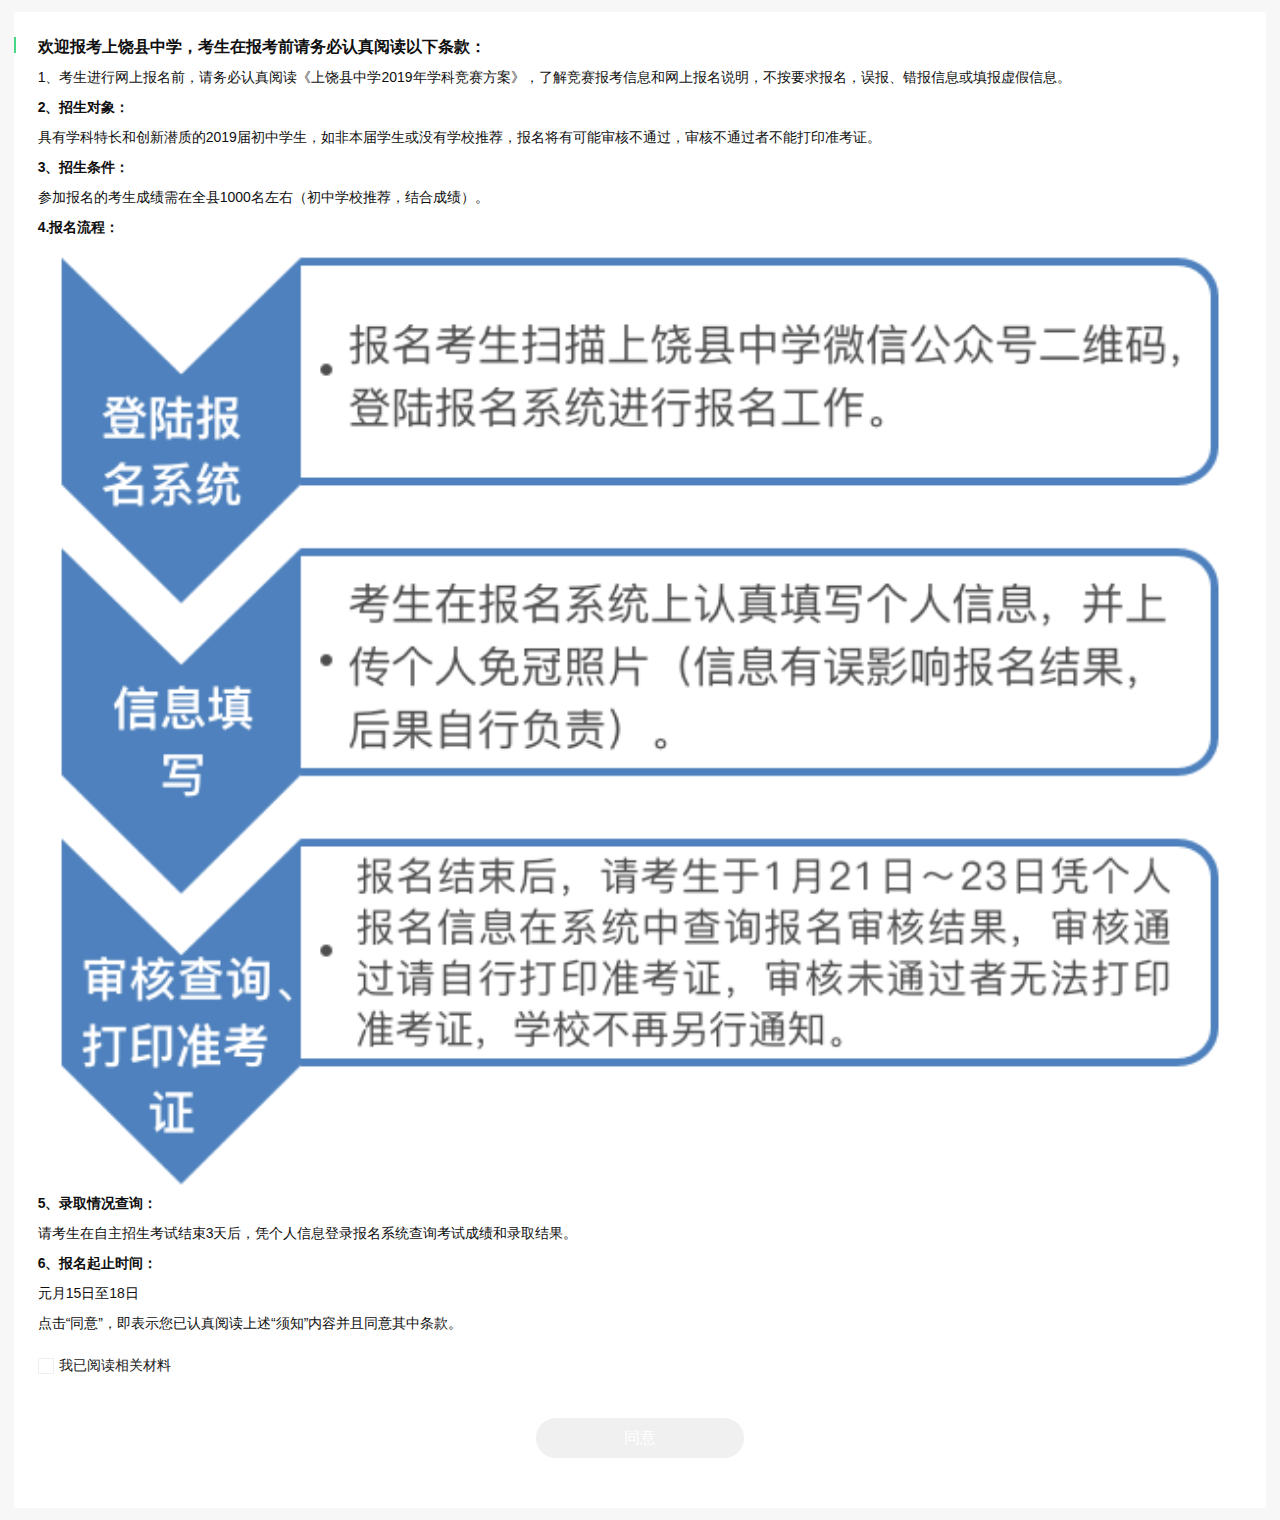
<file: baomingxz.html>
<!DOCTYPE html>
<html>

<head>
  <meta charset="UTF-8">
  <meta name="viewport" content="width=device-width, initial-scale=1, user-scalable=no" />
  <meta http-equiv="X-UA-Compatible" content="ie=edge">
  <title>报名须知</title>
  <script src="./js/flexible.js"></script>
  <link rel="stylesheet" href="./style/reset.css">
  <style>
    body {background: #f7f7f7;}
    .content {  padding: 12px 1.1rem; }
    .list {background: #FFFFFF;border-radius: 2px;padding: 20px 1.8rem;}
    .title1 {font-size: 16px;color: #0F0F0F;font-weight: 600;position: relative}
    .title1::after {position: absolute;top: 5px;left: -1.8rem;width: 2px;background: #48D687;height: 16px;content: '';}
    .title {font-size: 14px;color: #0F0F0F;font-weight: 600;}
    .box {line-height: 30px;}
    p{font-size: 14px;color: #0F0F0F;}
    .lcimg {width: 100%;}
    .bmxz-btn {
      background: #3FD481;
      box-shadow: 0 6px 20px 0 rgba(63, 212, 129, 0.74);
      border-radius: 20px;
      width: 16rem;
      height: 40px;
      line-height: 40px;
      text-align: center;
      font-size: 16px;
      display: block;
      color: #fff;
      margin: 0 auto;
      margin-top: 44px;
      margin-bottom: 30px;
    }
    label {
      display: block;
      margin-top: 20px;
      font-size: 14px;
      color: #212121;
    }
    .label-box {
      position: relative;
    }
    .label-box input[type=checkbox] + label::before {
      content: "\a0";  /* 不换行空格 */
      display: inline-block;
      vertical-align: 2px;
      width: 14px;
      height: 14px;
      margin-right: 5px;
      /* border-radius: 3px; */
      border: 1px solid #F0F0F0;
      background-color: #fff;
      text-indent: 2px;
      line-height: .65;  /* 行高不加单位，子元素将继承数字乘以自身字体尺寸而非父元素行高 */
    }
    .label-box input[type="checkbox"]:checked + label::before {
       /* 对号的 Unicode 编码 */
      background-color: #3FD481; /* 选中的背景颜色 */
      color: #fff;
    }
    .label-box input[type="checkbox"]:checked + label::after {  
      position: absolute;
      width: 19px;
      height: 19px;
      content: '';
      background: url('./img/dh.png');
      background-size: 100%;
      top: 0;
      left: 0;
    }

    .label-box input[type='checkbox'] {
      /* 隐藏掉原先实际的 checkbox 框，之所以没用 display:none; 这种简单直接的方式，
         是因为这种方法会把它从键盘 tab 键切换焦点的队列中完全删除 */
      position: absolute;
      clip:rect(0,0,0,0);       /* 隐藏方式一：裁剪为0 */
      /* visibility: hidden; */ /* 隐藏方式二：隐藏属性 */
    }
    .bmxz-btn[disabled] {
      background: #F0F0F0;
      box-shadow: 0 6px 20px 0 rgba(63, 212, 129, 0);
    }
    input[type="checkbox"] {
      -webkit-appearance: checkbox;
      box-sizing: border-box;
      margin-right: 4px;
      width: 19px;
      height: 19px;
    }
  </style>
</head>

<body>
  <div class="content">
      <div class="list">
        <div class="box">
          <div class="title1">欢迎报考上饶县中学，考生在报考前请务必认真阅读以下条款：</div>
          <p>1、考生进行网上报名前，请务必认真阅读《上饶县中学2019年学科竞赛方案》，了解竞赛报考信息和网上报名说明，不按要求报名，误报、错报信息或填报虚假信息。</p>
        </div>
        <div class="box">
          <div class="title">2、招生对象：</div>
          <p>具有学科特长和创新潜质的2019届初中学生，如非本届学生或没有学校推荐，报名将有可能审核不通过，审核不通过者不能打印准考证。</p>
        </div>
        <div class="box">
          <div class="title">3、招生条件：</div>
          <p>参加报名的考生成绩需在全县1000名左右（初中学校推荐，结合成绩）。</p>
        </div>
        <div class="box">
          <div class="title">4.报名流程：</div>
          <img class="lcimg" src="img/picture@2x.png" alt="">
        </div>
        <div class="box">
          <div class="title">5、录取情况查询：</div>
          <p>请考生在自主招生考试结束3天后，凭个人信息登录报名系统查询考试成绩和录取结果。</p>
        </div>
        <div class="box">
          <div class="title">6、报名起止时间：</div>
          <p>元月15日至18日</p>
          <p>点击“同意”，即表示您已认真阅读上述“须知”内容并且同意其中条款。</p>
        </div>
        <div class="label-box">
          <input name="Fruit" type="checkbox" value="" id='check'/>
          <label for="check">我已阅读相关材料</label>
        </div>
        <div>
          <div class="bmxz-btn" disabled>同意</div>
        </div>
      </div>
    </div>
  
  <script src="http://libs.baidu.com/jquery/2.1.1/jquery.min.js"></script>
  <script>
    $('#check').removeAttr('checked')
    $('#check').change(function() {
      if($(this).prop('checked') == true) {
        $('.bmxz-btn').removeAttr('disabled')
      } else {
        $('.bmxz-btn').attr('disabled', 'true')
      }
    })
    $('.bmxz-btn').click(function () {
      if(!$('#check').prop('checked')) {
        return
      }
      window.location.href = 'list.html'
    })
  </script>
</body>

</html>
</file>
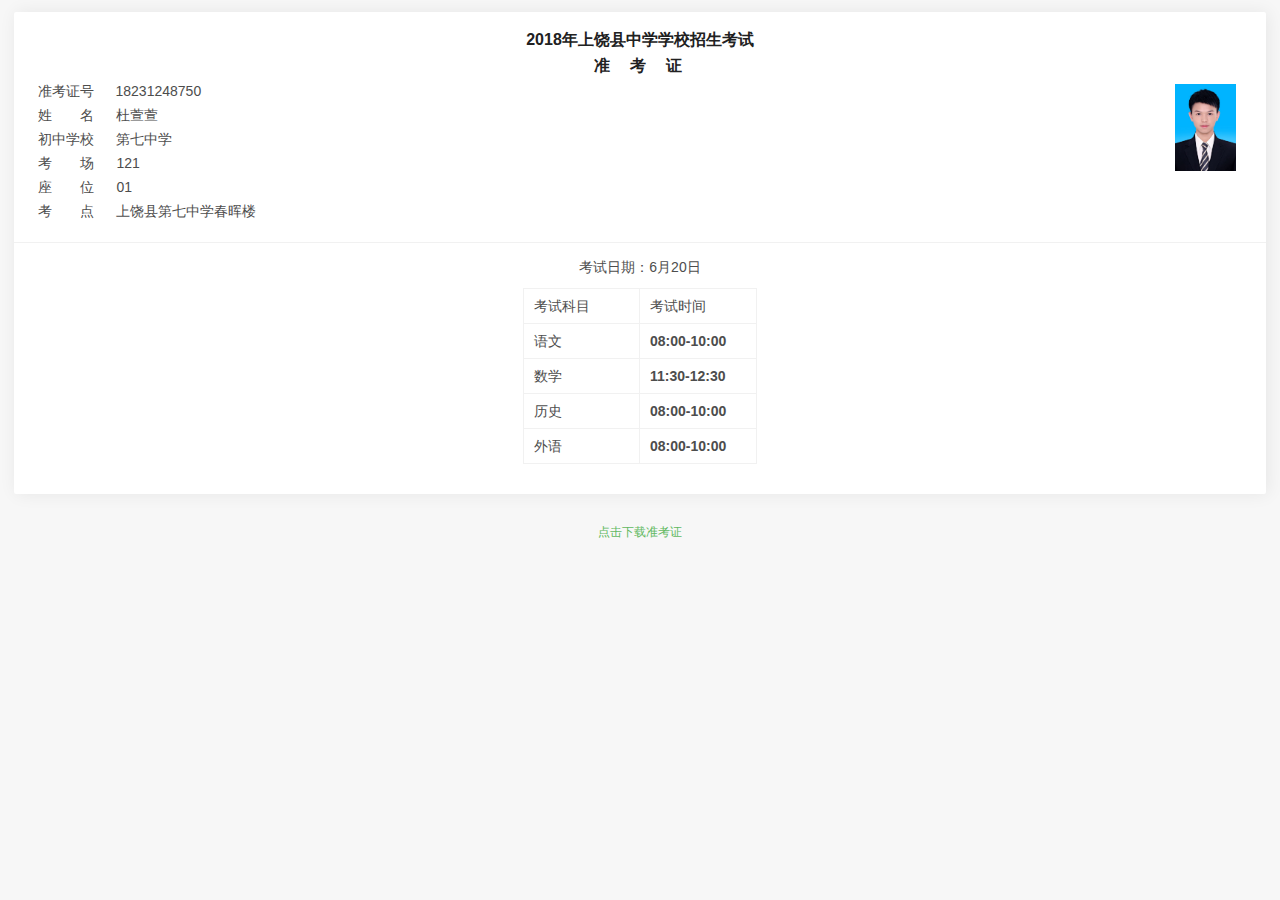
<file: credentialInfo.html>
<!DOCTYPE html>
<html>

<head>
  <meta charset="UTF-8">
  <meta name="viewport" content="width=device-width, initial-scale=1, user-scalable=no" />
  <meta http-equiv="X-UA-Compatible" content="ie=edge">
  <title>准考证信息</title>
  <script src="./js/flexible.js"></script>
  <link rel="stylesheet" href="./style/reset.css">
  <link rel="stylesheet" href="./style/credentialInfo.css">
</head>

<body>
  <div class="content">
    <div class="box">
      <div class="title">2018年上饶县中学学校招生考试</div>
      <div class="title title1">准考证</div>
      <div class="top-box">
        <img class="img-head" src="img/head.jpg" alt="">
        <ul>
          <li>
            <span>准考证号</span>
            <span>18231248750</span>
          </li>
          <li class="flex">
            <div class="flexBetween"><span>姓</span><span>名</span></div>
            <span>杜萱萱</span>
          </li>
          <li>
            <span>初中学校</span>
            <span>第七中学</span>
          </li>
          <li class="flex">
            <div class="flexBetween"><span>考</span><span>场</span></div>
            <span>121</span>
          </li>
          <li class="flex">
            <div class="flexBetween"><span>座</span><span>位</span></div>
            <span>01</span>
          </li>
          <li class="flex flexStart">
            <div class="flexBetween"><span>考</span><span>点</span></div>
            <span class="flex1">上饶县第七中学春晖楼</span>
          </li>
        </ul>
      </div>
      <div class="bottom-box">
        <div class="date">考试日期：6月20日</div>
        <table border='1'>
          <tr>
            <th>考试科目</th>
            <th>考试时间</th>
          </tr>
          <tr>
            <td>语文</td>
            <td class="time">08:00-10:00</td>
          </tr>
          <tr>
            <td>数学</td>
            <td class="time">11:30-12:30</td>
          </tr>
          <tr>
            <td>历史</td>
            <td class="time">08:00-10:00</td>
          </tr>
          <tr>
            <td>外语</td>
            <td class="time">08:00-10:00</td>
          </tr>
        </table>
      </div>
    </div>
  </div>
  

  <a href="register.html" class="download">点击下载准考证</button>
  <script src="http://libs.baidu.com/jquery/2.1.1/jquery.min.js"></script>
</body>

</html>
</file>
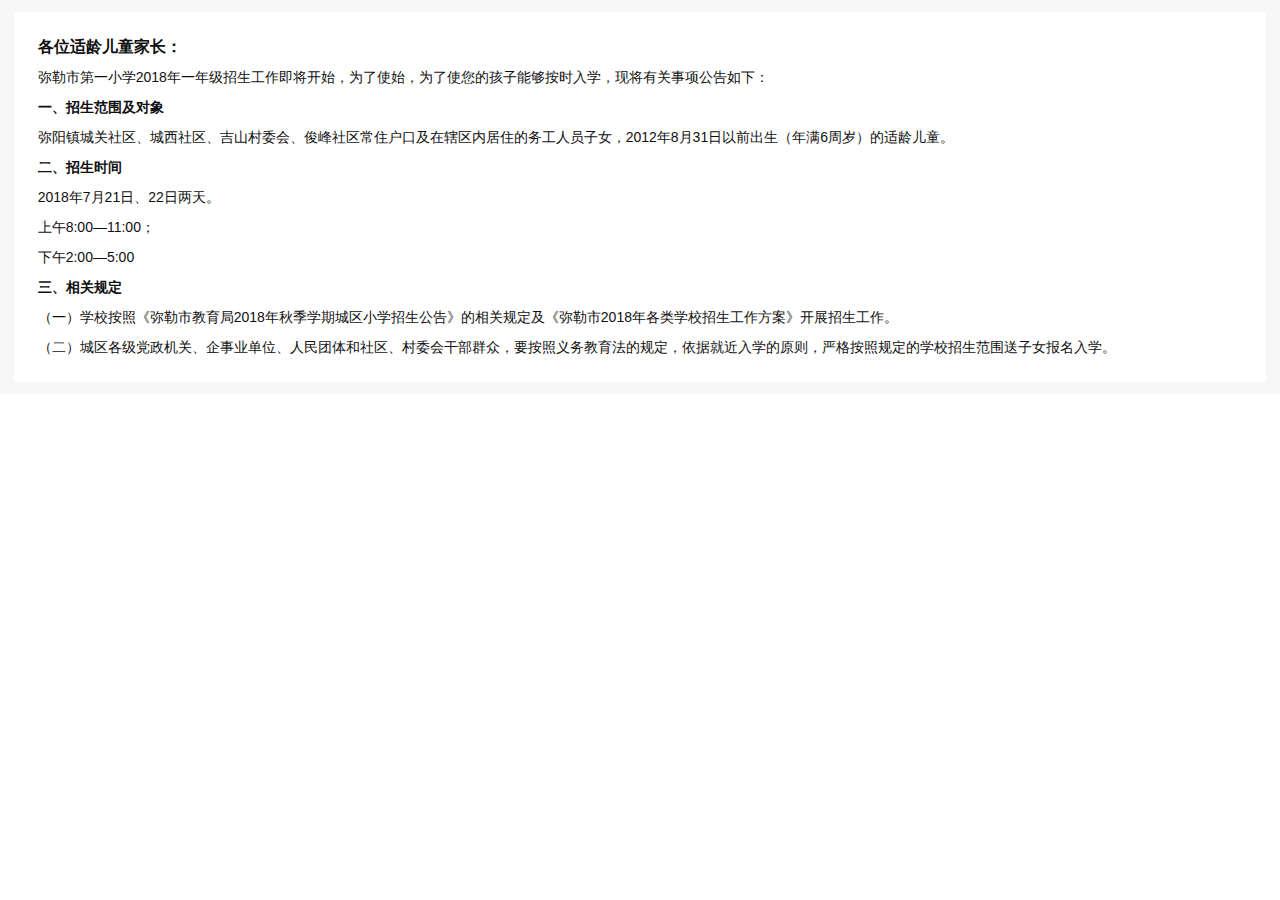
<file: jianzhang.html>
<!DOCTYPE html>
<html>

<head>
  <meta charset="UTF-8">
  <meta name="viewport" content="width=device-width, initial-scale=1, user-scalable=no" />
  <meta http-equiv="X-UA-Compatible" content="ie=edge">
  <title>招生简章</title>
  <script src="./js/flexible.js"></script>
  <link rel="stylesheet" href="./style/reset.css">
  <style>
    body {background: #f7f7f7;}
    .content {  padding: 12px 1.1rem; }
    .list {background: #FFFFFF;border-radius: 2px;padding: 20px 1.8rem;}
    .title1 {font-size: 16px;color: #0F0F0F;font-weight: 600;}
    .title {font-size: 14px;color: #0F0F0F;font-weight: 600;}
    .box {line-height: 30px;}
    p{font-size: 14px;color: #0F0F0F;}
  </style>
</head>

<body>
  <div class="content"> 
    <div class="list">
      <div class="box">
      <div class="title1">各位适龄儿童家长：</div>
      <p>弥勒市第一小学2018年一年级招生工作即将开始，为了使始，为了使您的孩子能够按时入学，现将有关事项公告如下：</p>
    </div>
    <div class="box">
      <div class="title">一、招生范围及对象</div>
      <p>弥阳镇城关社区、城西社区、吉山村委会、俊峰社区常住户口及在辖区内居住的务工人员子女，2012年8月31日以前出生（年满6周岁）的适龄儿童。 </p>
    </div>
    <div class="box">
      <div class="title">二、招生时间</div>
      <p>2018年7月21日、22日两天。</p>
      <p>上午8:00—11:00；</p>
      <p>下午2:00—5:00</p>
    </div>
    <div class="box">
      <div class="title">三、相关规定</div>
      <p>（一）学校按照《弥勒市教育局2018年秋季学期城区小学招生公告》的相关规定及《弥勒市2018年各类学校招生工作方案》开展招生工作。</p>
      <p>（二）城区各级党政机关、企事业单位、人民团体和社区、村委会干部群众，要按照义务教育法的规定，依据就近入学的原则，严格按照规定的学校招生范围送子女报名入学。</p>
    </div>
    </div>
  </div>
  
  <script src="http://libs.baidu.com/jquery/2.1.1/jquery.min.js"></script>
</body>

</html>
</file>
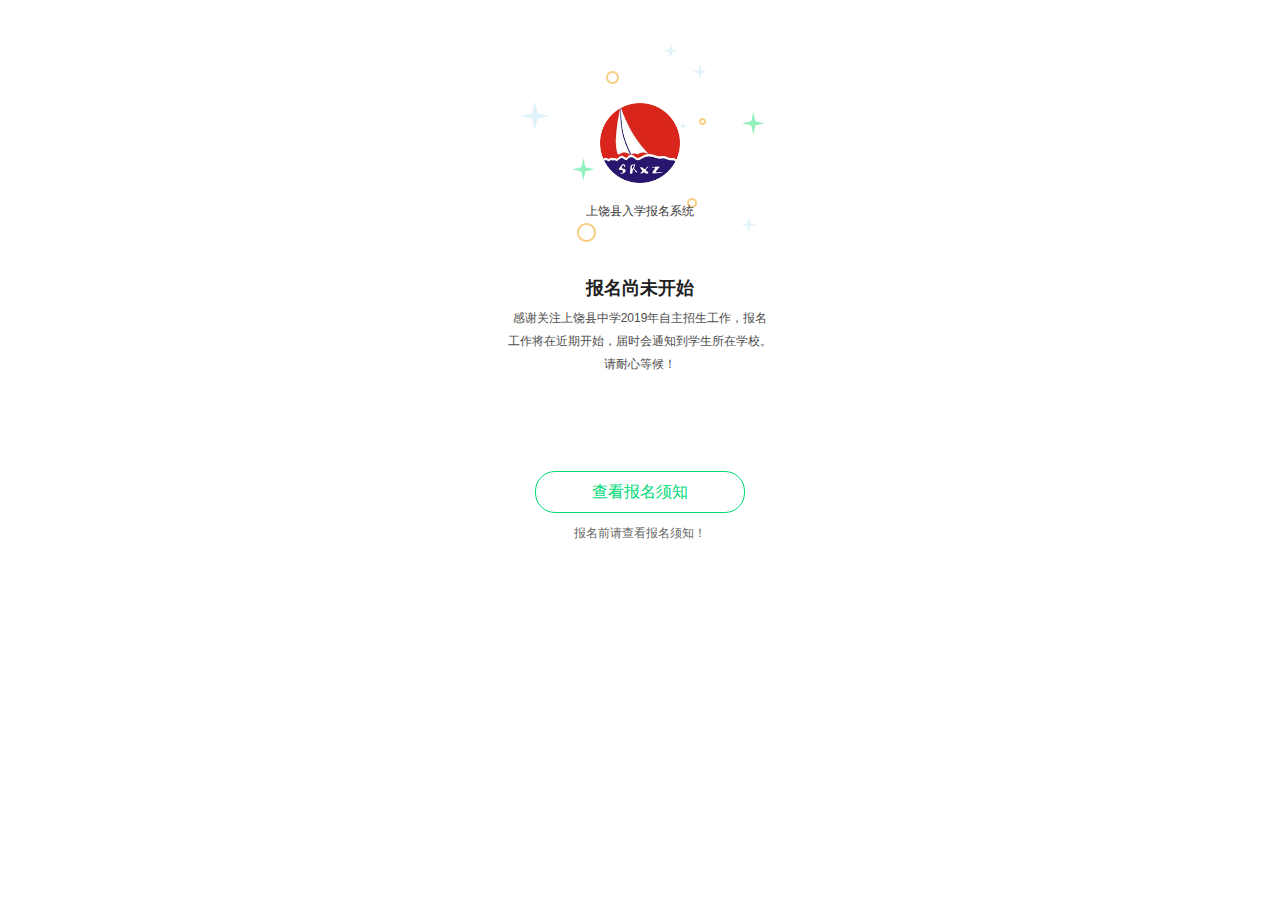
<file: noStart.html>
<!DOCTYPE html>
<html>

<head>
  <meta charset="UTF-8">
  <meta name="viewport" content="width=device-width, initial-scale=1, user-scalable=no" />
  <meta http-equiv="X-UA-Compatible" content="ie=edge">
  <title>报名未开始</title>
  <script src="./js/flexible.js"></script>
  <link rel="stylesheet" href="./style/reset.css">
  <style>
    body {padding-top: 3.3rem;}
    .logo {
      position: relative;
      height: 15.4rem;
    }
    .logo img {
      position: absolute;
    }
    .logo-img {
      width: 6.5rem;
      height: 6.5rem;
      top: 50%;
      margin-top: -3.25rem;
      margin-left: -3.25rem;
      left: 50%;
      z-index: 1;
    }
    .bg-img {
      height: 15.4rem;
      top: 0;
      right: 0;
      left: 0;
      margin: auto;
      z-index: 2;
    }
    .logo .title {
      position: absolute;
      width: 100%;
      text-align: center;
      top: 12.5rem;
      font-size: 12px;
      color: #3A3A3A;
      z-index: 3;
    }
    h1 {
      font-size: 18px;
      color: #212121;
      font-weight: 600;
      text-align: center;
      padding-top: 2.76rem;
      padding-bottom: 10px;
    }
    .des {
      font-size: 12px;
      color: #4D4D4D;
      line-height: 23px;
      text-align: center;
      width: 266px;
      margin: 0 auto;
    }
    .btn {
      margin-top: 7.3rem;
    }
    .btn a {
      display: block;
      border: 1px solid #00D978;
      border-radius: 20px;
      width: 16rem;
      height: 40px;
      line-height: 40px;
      text-align: center;
      font-size: 16px;
      color: #00D978;
      margin: 0 auto;
    }
    .btn p {
      margin-top: 14px;
      font-size: 12px;
      color: #666666;
      text-align: center;
    }
  </style>
</head>

<body>
  <div>
    <div class="logo">
      <img class="logo-img" src="img/logo.png" alt="">
      <img class="bg-img" src="img/ditu@2x.png" alt="">
      <div class="title">上饶县入学报名系统</div>
    </div>
    <h1>报名尚未开始</h1>
    <div class="des">感谢关注上饶县中学2019年自主招生工作，报名工作将在近期开始，届时会通知到学生所在学校。请耐心等候！</div>
    <div class="btn">
      <a href="">查看报名须知</a>
      <p>报名前请查看报名须知！</p>
    </div>
  </div>
  
  <script src="http://libs.baidu.com/jquery/2.1.1/jquery.min.js"></script>
</body>

</html>
</file>
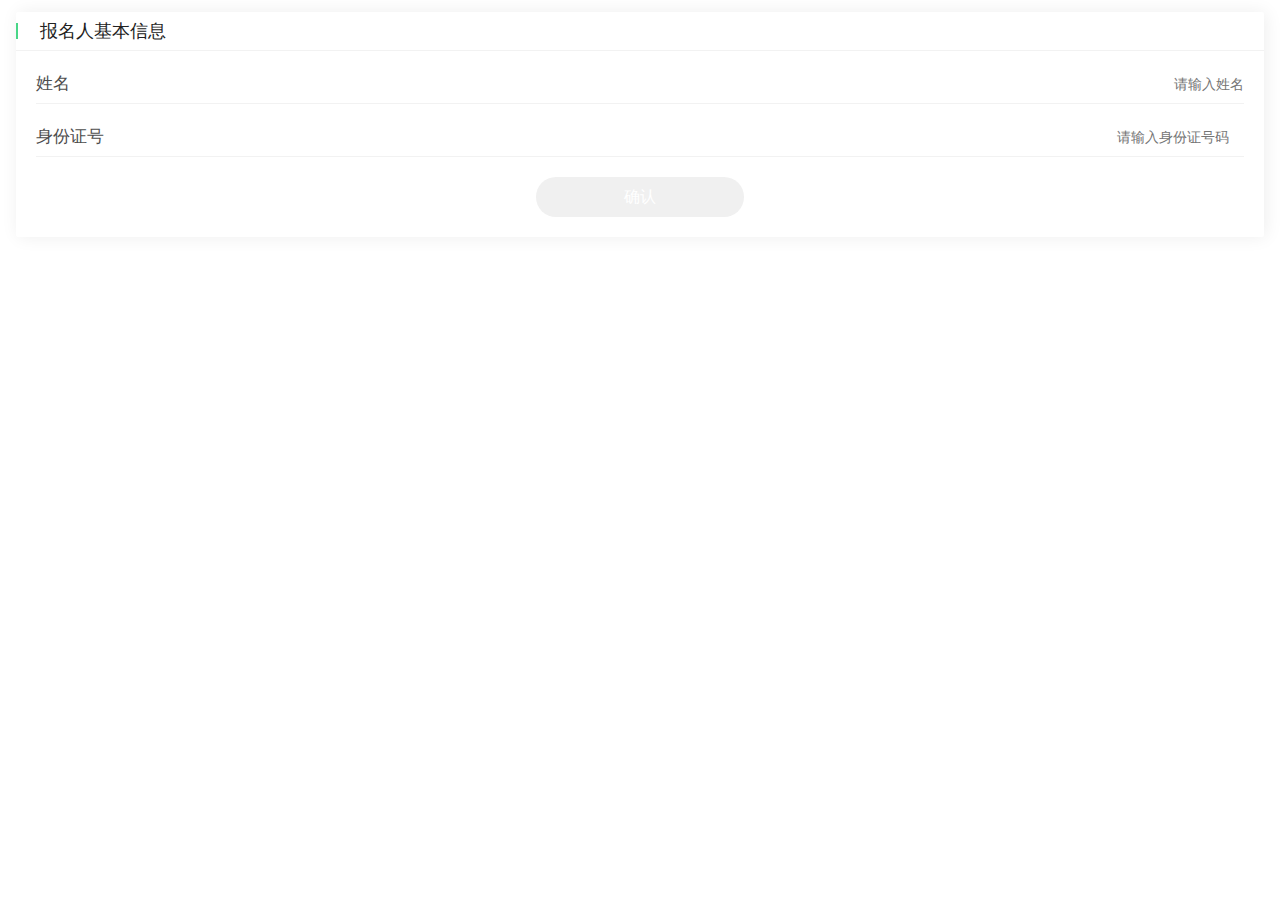
<file: register.html>
<!DOCTYPE html>
<html>
<head>
  <meta charset="UTF-8">
  <meta name="viewport" content="width=device-width, initial-scale=1, user-scalable=no"/>
  <meta http-equiv="X-UA-Compatible" content="ie=edge">
  <title>信息填写</title>
  <script src="./js/flexible.js"></script>
  <link rel="stylesheet" href="./style/reset.css">
  <link rel="stylesheet" href="./style/register.css">
</head>
<body>
  <div class="resgister">
    <div class="box">
      <div class="title">报名人基本信息</div>
      <div class="cell">
        <div class="label">姓名</div>
        <input id="name" type="text" placeholder="请输入姓名">
      </div>
      <div class="cell">
        <div class="label">身份证号</div>
        <input id="card" type="number" placeholder="请输入身份证号码">
      </div>
      <div class="button" disabled>确认</div>
    </div>
  </div>



  <!-- 不在招生范围内 -->
  <div class="model none">
    <div class="content">
      <img class="close-model" src="./img/del.png" alt="">
      <div class="window">
        <p>您不在本次招生范围内</p>
        <p class="tip">请联系相关招生老师！</p>
      </div>
    </div>
  </div>

  <script src="http://libs.baidu.com/jquery/2.1.1/jquery.min.js"></script>
  <script>
    $("#name").bind('input propertychange',function(){
      let name = $(this).val()
      let card = $('#card').val()
      if(name && card) {
        console.log(11111)
        $('.button').removeAttr('disabled')
      } else {
        $('.button').attr('disabled','disabled')
      }
    });
    $("#card").bind('input propertychange',function(){
      let card = $(this).val()
      let name = $('#name').val()
      if(name && card) {
        $('.button').removeAttr('disabled')
      } else {
        $('.button').attr('disabled','disabled')
      }
    });
    $('.close-model').click(function() {
      $('.model').removeClass('block')
    })
    $('.button').click(function() {
      if($(this).attr('disabled') == 'disabled') {
        return
      }
      $('.model').addClass('block')
    })
  </script>
</body>
</html>
</file>
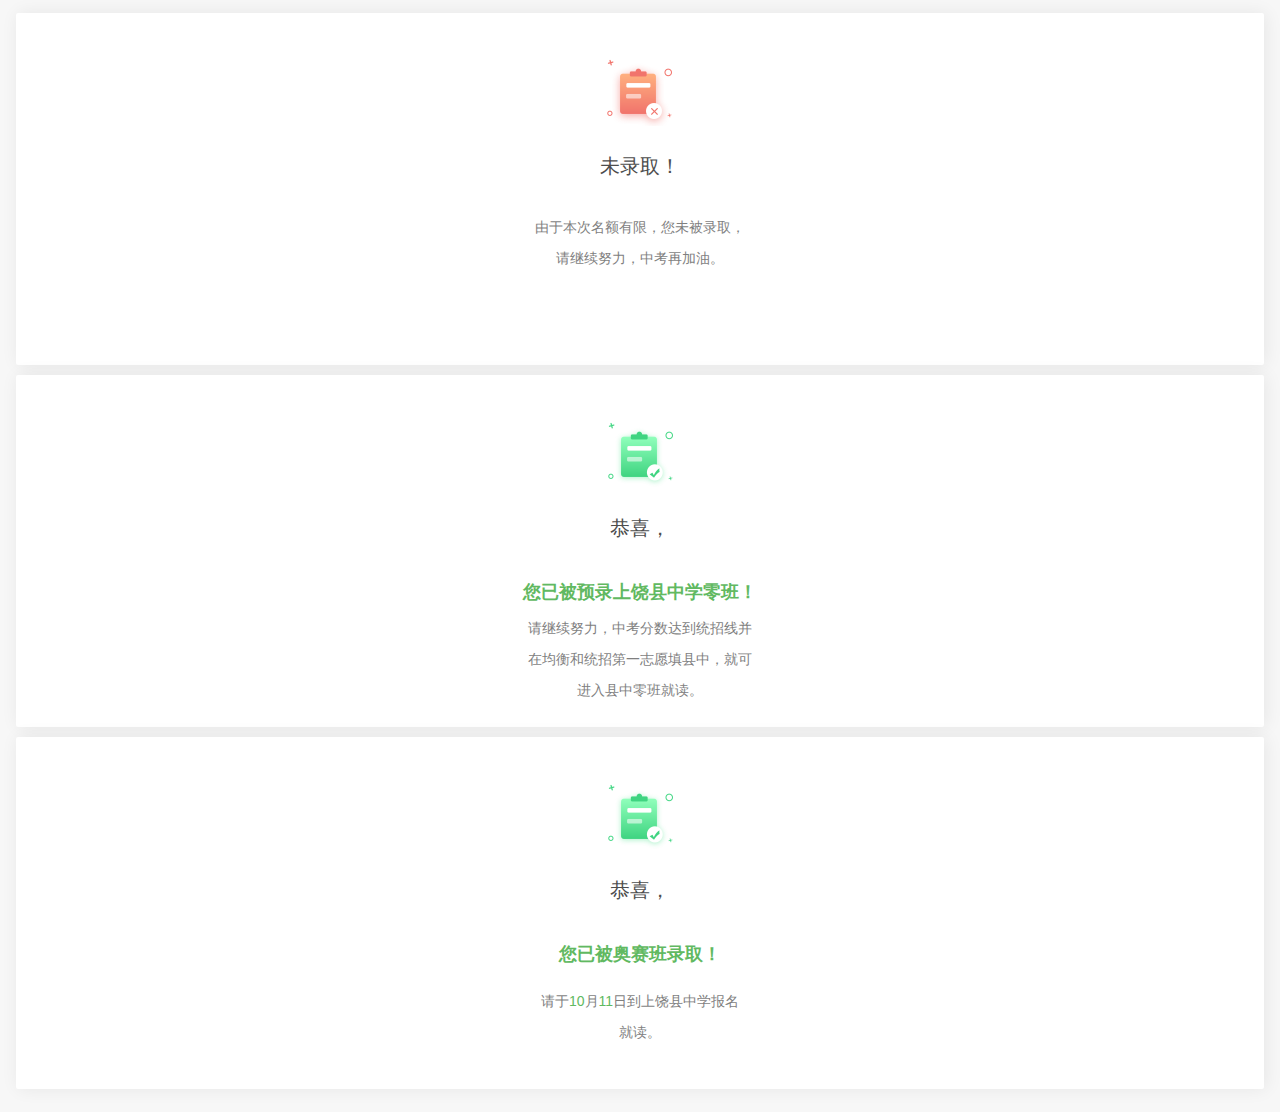
<file: result.html>
<!DOCTYPE html>
<html>

<head>
  <meta charset="UTF-8">
  <meta name="viewport" content="width=device-width, initial-scale=1, user-scalable=no" />
  <meta http-equiv="X-UA-Compatible" content="ie=edge">
  <title>录取结果</title>
  <script src="./js/flexible.js"></script>
  <link rel="stylesheet" href="./style/reset.css">
  <link rel="stylesheet" href="./style/result.css">
</head>

<body>
  <div class="body">
    <!-- 未录取 -->
    <div class="item fail">
      <img src="img/buluqu_ico@2x.png" width="73" alt="">
      <div class="title">未录取！</div>
      <p>由于本次名额有限，您未被录取，<br>请继续努力，中考再加油。</p>
    </div>
    <!-- 成功预录 -->
    <div class="item success">
      <img src="img/luqu_ico@2x.png" width="73" alt="">
      <div class="title">恭喜，</div>
      <div class="height mt-12">您已被预录上饶县中学零班！</div>
      <p>请继续努力，中考分数达到统招线并<br>在均衡和统招第一志愿填县中，就可<br>进入县中零班就读。</p>
    </div>
    <!-- 成功 -->
    <div class="item success">
      <img src="img/luqu_ico@2x.png" width="73" alt="">
      <div class="title">恭喜，</div>
      <div class="height mt-23">您已被奥赛班录取！</div>
      <p>请于<span class="date">10</span>月<span  class="date">11</span>日到上饶县中学报名<br>就读。</p>
    </div>
  </div>
 
  <script src="http://libs.baidu.com/jquery/2.1.1/jquery.min.js"></script>
</body>

</html>
</file>
<file: style/credentialInfo.css>
body {
  height: 100%;
  background: #f7f7f7;
}
.download {
  font-size: 12px;
  color: #61B961;
  display: inline-block;
  text-align: center;
  display: block;
  margin-top: 20px;
}
.content {
  padding: 12px 1.1rem;
}

.box {
  background: #FFFFFF;
  box-shadow: 2px 0 18px 0 rgba(0,0,0,0.07);
  border-radius: 2px;
  padding: 20px 0 30px 0;
}

.title {
  text-align: center;
  font-size: 16px;
  color: #212121;
  font-weight: 600;
}
.title1 {
  margin-top: 10px;
  letter-spacing: 20px;
  padding-left: 1.2rem;
}

.top-box {
  padding: 10px 2.3rem 24px 1.85rem;
  border-bottom: 1px solid #F1F1F1;
  position: relative;
}

.top-box .img-head {
  position: absolute;
  top: 10px;
  right: 2.3rem;
  width: 4.7rem;
  height: 6.7rem;
}
ul {
  font-size: 14px;
  color: #4D4D4D;
}
ul li {
  margin-bottom: 10px;
}
ul li:last-child {
  margin-bottom: 0  ;
}
ul li > span {
  display: inline-block;
}
ul li > span:first-child {
  width: 56px;
  margin-right: 1.33rem;
}

.flexBetween {
  display: flex;
  justify-content: space-between;
  align-items: center;
  width: 56px;
  margin-right: 1.7rem;
}

.flex {
  display: flex;
}

.flex1 {
  flex: 1;
}

.flexStart {
  align-items: flex-start;
}

.date {
  font-size: 14px;
  color: #4D4D4D;
  text-align: center;
  padding: 17px 0 14px 0;
}

table {
  width: 18rem;
  margin: 0 auto;
  border: 1px solid #F1F1F1;
}

tr td, th {
  padding: 10px 0;
  font-size: 14px;
  color: #4D4D4D;
  font-weight: normal;
  width: 9.2rem;
  box-sizing: border-box;
}

tr td:first-child,tr th:first-child {
  padding-left: 10px;
}
tr td:last-child,tr th:last-child {
  padding-left: 10px;
}

.time {
  font-weight: 600;
}
</file>
<file: style/register.css>
body {
  background: #fff;
}
.resgister {
  padding: 12px 16px;
}
.box {
  background: #FFFFFF;
  box-shadow: 2px 0 18px 0 rgba(0,0,0,0.07);
  border-radius: 2px;
  padding-bottom: 20px;
}
.title {
  position: relative;
  font-size: 18px;
  color: #212121;
  box-sizing: border-box;
  padding: 10px 0 10px 1.846rem;
  border-bottom: 1px solid #F2F2F2;
}

.cell {
  display: flex;
  justify-content: space-between;
  align-items: center;
  border-bottom: 1px solid #F2F2F2;
  padding: 24px 0 11px 0;
  margin: 0 1.53rem;
} 

input {
  font-size: 14px;
  text-align: right;
  flex: 1;
}

.label {
  font-size: 17px;
  color: #4D4D4D;
  width: 70px;
}

.title::after {
  position: absolute;
  content: '';
  background: #48D687;
  width: 2px;
  height: 16px;
  top: 50%;
  left: 0;
  margin-top: -8px;
}

.input-text {
  font-size: 16px;
  color: #212121;
}

.button {
  border-radius: 20px;
  width: 16rem;
  height: 40px;
  line-height: 40px;
  text-align: center;
  margin: 0 auto;
  margin-top: 20px;
  font-size: 16px;
  display: block;
  background: #3FD481;
  color: #fff;
}

.button[disabled] {
  background: #F0F0F0;
}


.model {
  position: fixed;
  top: 0;
  left: 0;
  z-index: 10;
  width: 100%;
  height: 100%;
  background: rgba(0,0,0,.35);
}

.model .content {
  position: relative;
  width: 100%;
  height: 100%;
  top: 0;
  left: 0;
}

.model .close-model {
  position:  absolute;
  right: 3.07rem;
  top: 3rem;
  width: 30px;
  height: 30px;
  text-align: center;
  line-height: 32px;
  /* border: 2px solid #fff; */
  /* color: #fff; */
  font-size: 16px;
  border-radius: 50%;
}

.model .window {
  position: absolute;
  background: url(../img/model-bg.png);
  background-size: 100%;
  width: 21rem;
  height: 21rem;
  left: 50%;
  top: 25%;
  margin-left: -9.2rem;
  text-align: center;
  box-sizing: border-box;
  padding-top: 13rem;
  padding-right: 1rem;
}

.model p {
  font-size: 16px;
  color: #212121;
}
.model .tip {
  margin-top: 12px;
  font-size: 12px;
  color: #666666;
}
</file>
<file: style/result.css>
body {
  background: #f7f7f7;
  min-height: 100%;
}
.body {
  padding: 13px 1.23rem;
}
.item {
  padding-top: 40px;
  box-sizing: border-box;
  background: #fff;
  box-shadow: 2px 0 18px 0 rgba(0,0,0,0.07);
  border-radius: 2px;
  height: 352px;
  display: flex;
  flex-direction: column;
  align-items: center;
  text-align: center;
  margin-bottom: 10px;
}
.title {
  font-size: 20px;
  color: #4D4D4D;
  padding-top: 30px;
  padding-bottom: 36px;
}

p {
  font-size: 14px;
  color: #7F7F7F;
  line-height: 31px;
}

.date {
  color: #61B961;
}

.height {
  font-size: 18px;
  color: #61B961;
  font-weight: 600;
}

.success .title {
  margin-bottom: 9px;
}

.mt-12 {
  margin-bottom: 12px;
}
.mt-23 {
  margin-bottom: 23px;
}

.block {
  display: block;
}
.none {
  display: none;
}
</file>
